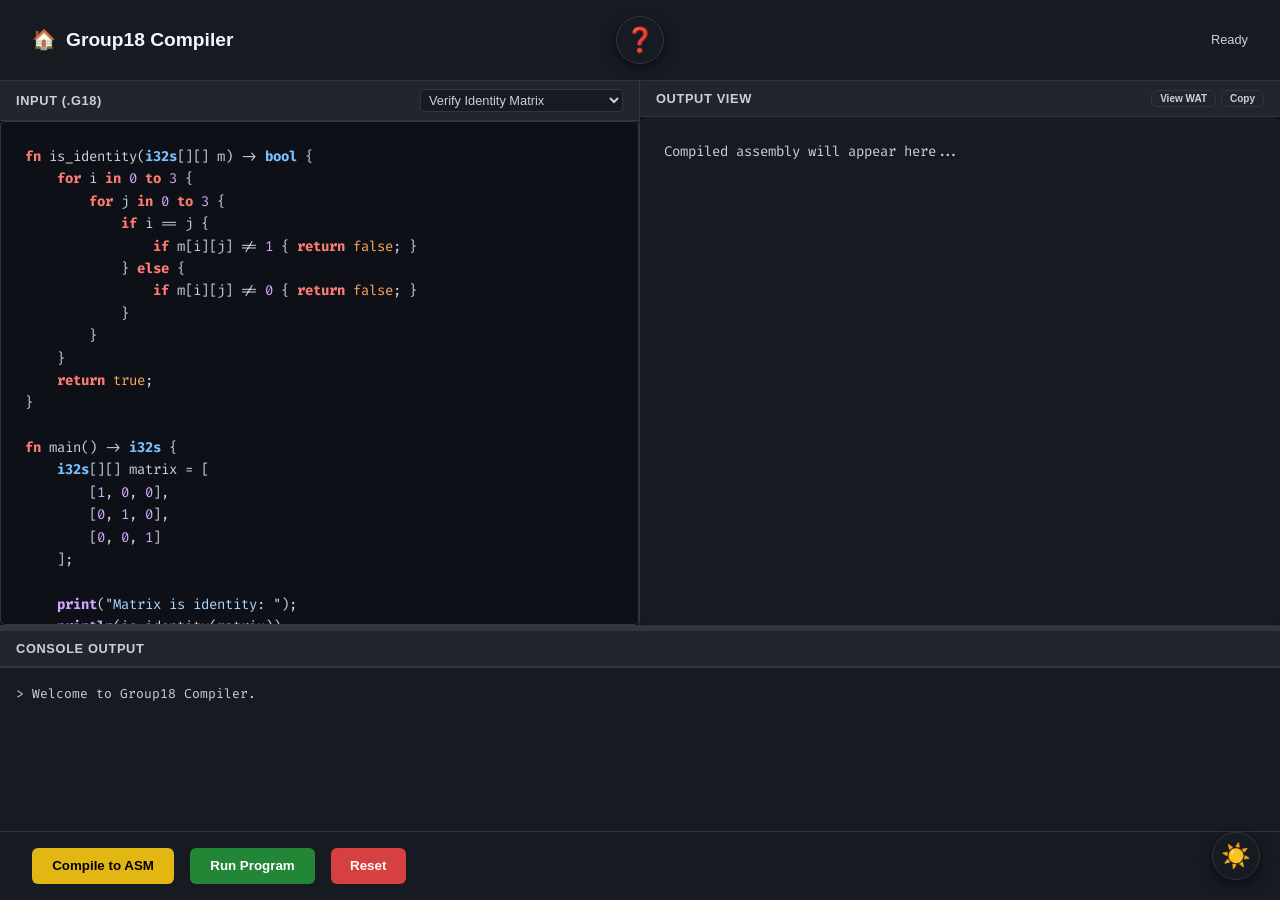
<file: g18_demo.html>
<!DOCTYPE html>
<html lang="en">

<head>
    <meta charset="UTF-8">
    <meta name="viewport" content="width=device-width, initial-scale=1.0">
    <title>Group18 Compiler | Online Demo</title>
    <link rel="preconnect" href="https://fonts.googleapis.com">
    <link rel="preconnect" href="https://fonts.gstatic.com" crossorigin>
    <link
        href="https://fonts.googleapis.com/css2?family=Fira+Code:wght@400;500&family=Inter:wght@400;600;700&display=swap"
        rel="stylesheet">
    <link rel="stylesheet" href="stylesheets/styles.css">
    <link rel="icon" type="image/x-icon" href="assets/img/favicon.png">
    <style>
        /* Syntax color variables are now inherited from styles.css :root and .dark-mode */

        * {
            box-sizing: border-box;
            scrollbar-color: var(--border) transparent;
            scrollbar-width: thin;
        }

        body {
            margin: 0;
            padding: 0;
            /* Override styles.css padding */
            font-family: -apple-system, BlinkMacSystemFont, "Segoe UI", Roboto, "Helvetica Neue", Arial, sans-serif;
            background: var(--bg);
            color: var(--text);
            display: flex;
            flex-direction: column;
            height: 100vh;
            overflow: hidden;
            width: 100%;
            /* Ensure full width */
            max-width: none;
            /* Override styles.css wrapper limits if any applied to body, though they are usually on .wrapper */
        }

        header {
            width: 100%;
            position: static;
            float: none;
            padding: 1rem 2rem;
            background: var(--surface);
            border-bottom: 1px solid var(--border);
            display: grid;
            grid-template-columns: 1fr auto 1fr;
            align-items: center;
            flex-shrink: 0;
            height: auto;
        }

        header ul {
            /* Reset styles.css header ul if it conflicts, though we don't use ul here */
            display: none;
        }

        .logo {
            font-weight: 700;
            font-size: 1.2rem;
            color: var(--heading);
            display: flex;
            align-items: center;
            gap: 10px;
            justify-self: start;
        }

        .learn-btn {
            display: inline-flex;
            align-items: center;
            justify-content: center;
            width: 48px;
            height: 48px;
            border-radius: 50%;
            background: var(--surface);
            border: 1px solid var(--border);
            color: var(--text);
            font-size: 24px;
            text-decoration: none;
            cursor: pointer;
            box-shadow: 0 4px 12px var(--shadow);
            transition: all 0.3s ease;
            justify-self: center;
            line-height: 1;
        }

        .learn-btn:hover {
            transform: translateY(-2px);
            box-shadow: 0 6px 16px var(--shadow);
            border-color: var(--primary);
            /* subtle highlight on hover */
        }

        main {
            display: grid;
            grid-template-columns: 1fr 1fr;
            flex-grow: 1;
            overflow: hidden;
            border-bottom: 1px solid var(--border);
        }

        .output-container {
            height: 200px;
            min-height: 100px;
            max-height: 80vh;
            display: flex;
            flex-direction: column;
            background: var(--bg);
            flex-shrink: 0;
            position: relative;
        }

        .resize-handle {
            height: 5px;
            background: var(--border);
            cursor: ns-resize;
            width: 100%;
            flex-shrink: 0;
            transition: background 0.2s;
        }

        .resize-handle:hover,
        .resize-handle.active {
            background: var(--primary);
        }

        .console {
            flex-grow: 1;
            padding: 1rem;
            font-family: 'Fira Code', monospace;
            font-size: 13px;
            color: var(--code-text);
            overflow-y: auto;
            white-space: pre-wrap;
            border-top: 1px solid var(--border);
            background: var(--code-bg);
        }

        .pane {
            display: flex;
            flex-direction: column;
            border-right: 1px solid var(--border);
            overflow: hidden;
        }

        .pane-header {
            padding: 0.5rem 1rem;
            background: var(--surface-alt);
            border-bottom: 1px solid var(--border);
            display: flex;
            justify-content: space-between;
            align-items: center;
            font-size: 0.8rem;
            font-weight: 600;
            color: var(--text-dim);
            text-transform: uppercase;
            letter-spacing: 0.05em;
            flex-shrink: 0;
        }

        .pane-content {
            flex-grow: 1;
            overflow: hidden;
            position: relative;
            background: var(--bg);
        }

        /* Standardized Editor Layers */
        .editor-container {
            position: relative;
            width: 100%;
            height: 100%;
            background: var(--bg);
        }

        #editor-textarea,
        #editor-highlight {
            position: absolute;
            top: 0;
            left: 0;
            width: 100%;
            height: 100%;
            margin: 0;
            padding: 1.5rem;
            font-family: 'Fira Code', 'Cascadia Code', monospace;
            font-size: 14px;
            line-height: 1.6;
            white-space: pre;
            word-wrap: normal;
            overflow: auto;
            tab-size: 4;
            letter-spacing: normal;
            font-variant-ligatures: normal;
        }

        #editor-textarea {
            background: transparent;
            color: transparent;
            caret-color: var(--code-text);
            z-index: 2;
            resize: none;
            border: none;
            outline: none;
        }

        #editor-highlight {
            z-index: 1;
            color: var(--code-text);
            pointer-events: none;
            background: transparent;
        }

        /* Syntax Colors - Adjusted for Light Theme */
        .hl-kw {
            color: var(--syn-kw);
            font-weight: bold;
        }

        .hl-type {
            color: var(--syn-type);
            font-weight: bold;
        }

        .hl-str {
            color: var(--syn-str);
        }

        .hl-num {
            color: var(--syn-num);
        }

        .hl-atom {
            color: var(--syn-atom);
        }

        .hl-cmt {
            color: var(--syn-comment);
            font-style: italic;
        }

        .hl-fn {
            color: var(--syn-fn);
            font-weight: bold;
        }

        pre#output {
            margin: 0;
            padding: 1.5rem;
            color: var(--code-text);
            font-family: 'Fira Code', monospace;
            font-size: 14px;
            line-height: 1.6;
            white-space: pre;
            overflow: auto;
            height: 100%;
            width: 100%;
            background: var(--code-bg);
            /* Use code background */
            border: none;
            /* Remove border from styles.css pre */
        }

        .controls {
            padding: 1rem 2rem;
            background: var(--surface);
            border-top: 1px solid var(--border);
            display: flex;
            gap: 1rem;
            flex-shrink: 0;
        }

        button {
            padding: 0.6rem 1.2rem;
            border-radius: 6px;
            border: 1px solid transparent;
            font-weight: 600;
            cursor: pointer;
            transition: all 0.2s;
            display: inline-flex;
            align-items: center;
            justify-content: center;
            font-family: inherit;
        }

        .btn-primary {
            background: #238636;
            /* Green for Run */
            color: #fff;
        }

        .btn-primary:active {
            background: #1a6328;
        }

        .btn-run {
            background: #e2b714;
            /* Yellow for Compile */
            color: #000;
        }

        .btn-run:active {
            background: #c5a012;
        }

        .btn-secondary {
            background: var(--surface-alt);
            border: 1px solid var(--border);
            color: var(--text);
        }

        .btn-secondary:hover {
            background: var(--border);
        }

        /* Specific overrides */
        #compile-btn {
            background: #e2b714;
            /* Yellow */
            color: #000;
        }

        #compile-btn:active {
            background: #c5a012;
        }

        #run-btn {
            background: #238636;
            /* Green */
            color: #fff;
        }

        #run-btn:active {
            background: #1a6328;
        }

        #reset-btn {
            /* Will attach btn-secondary class but maybe a specific color if desired, currently using secondary */
            background: #d64040;
            /* Reddish for reset? User just said "different base color" */
            color: #fff;
            border: none;
        }

        #reset-btn:hover {
            background: #b53535;
        }

        button:hover {
            opacity: 0.9;
            transform: translateY(-1px);
            box-shadow: 0 4px 12px var(--shadow);
        }

        .status {
            font-size: 0.8rem;
            color: var(--text-dim);
            /* Remove margin-left: auto so we rely on space-between */
            align-self: center;
            justify-self: end;
        }

        /* Dropdown styling */
        /* Dropdown styling */
        select {
            background: var(--surface) !important;
            color: var(--text) !important;
            border: 1px solid var(--border) !important;
            cursor: pointer;
        }

        select:hover {
            border-color: var(--primary) !important;
        }

        @media (max-width: 768px) {
            body {
                height: auto;
                overflow-y: auto;
                display: block;
            }

            header {
                grid-template-columns: 1fr;
                grid-gap: 15px;
                padding: 1rem;
                height: auto;
            }

            .logo {
                width: 100%;
                justify-content: center;
                justify-self: center;
            }

            .learn-btn {
                justify-self: center;
            }

            .status {
                justify-self: center;
            }

            main {
                display: block;
                height: auto;
                overflow: visible;
                border-bottom: none;
            }

            .pane {
                height: 50vh;
                min-height: 400px;
                width: 100%;
                border-right: none;
                border-bottom: 1px solid var(--border);
            }

            .resize-handle {
                display: none;
            }

            .output-container {
                height: 300px;
                max-height: none;
                flex-shrink: 0;
            }

            .controls {
                position: sticky;
                bottom: 0;
                z-index: 100;
                flex-wrap: wrap;
                justify-content: center;
                box-shadow: 0 -4px 12px rgba(0, 0, 0, 0.1);
            }

            #theme-toggle {
                bottom: 80px;
            }
        }
    </style>
</head>

<body>
    <header>
        <div class="logo">
            <a href="index.html" style="text-decoration: none; font-size: 1.2rem;" aria-label="Home">🏠</a>
            Group18 Compiler
        </div>
        <a href="g18_docs.html" target="_blank" class="learn-btn" aria-label="Documentation">❓</a>
        <div class="status" id="status">WASM Loading...</div>
    </header>

    <main>
        <div class="pane">
            <div class="pane-header">
                Input (.g18)
                <select id="example-select"
                    style="border-radius: 4px; padding: 2px 4px; font-size: 0.8rem; margin-left: 10px;">
                    <option value="Verify Identity Matrix">Verify Identity Matrix</option>
                    <option value="Fibonacci and Number Theory">Fibonacci and Number Theory</option>
                    <option value="Matrix Operations Suite">Matrix Operations Suite</option>
                    <option value="Searching and Sorting">Searching and Sorting</option>
                    <option value="String Processing">String Processing</option>
                </select>
            </div>
            <div class="pane-content">
                <div class="editor-container">
                    <pre id="editor-highlight" aria-hidden="true"></pre>
                    <textarea id="editor-textarea" spellcheck="false" autocomplete="off"></textarea>
                </div>
            </div>
        </div>
        <div class="pane" style="border-right: none;">
            <div class="pane-header">
                Output View
                <div style="display: flex; gap: 5px;">
                    <button class="btn-secondary" style="padding: 2px 8px; font-size: 10px;" id="toggle-view">View
                        WAT</button>
                    <button class="btn-secondary" style="padding: 2px 8px; font-size: 10px;"
                        onclick="copyOutput()">Copy</button>
                </div>
            </div>
            <div class="pane-content">
                <pre id="output">Compiled assembly will appear here...</pre>
            </div>
        </div>
    </main>

    <div class="resize-handle" id="resize-handle"></div>
    <div class="output-container" id="output-container">
        <div class="pane-header">Console Output</div>
        <div class="console" id="console">> Welcome to Group18 Compiler.</div>
    </div>

    <div class="controls">
        <button class="btn-primary" id="compile-btn">Compile to ASM</button>
        <button class="btn-run" id="run-btn">Run Program</button>
        <button class="btn-secondary" id="reset-btn" onclick="resetCode()">Reset</button>
    </div>

    <button id="theme-toggle" aria-label="Toggle dark mode">🌙</button>

    <script type="module">
        import init, { compile_g18, compile_wat_g18, compile_wasm_g18 } from './pkg/Group18.js';

        const textarea = document.getElementById('editor-textarea');
        const highlight = document.getElementById('editor-highlight');
        const outputArea = document.getElementById('output');
        const consoleArea = document.getElementById('console');
        const compileBtn = document.getElementById('compile-btn');
        const runBtn = document.getElementById('run-btn');
        const toggleBtn = document.getElementById('toggle-view');

        // Theme Toggle Logic
        const themeBtn = document.getElementById('theme-toggle');
        const body = document.body;

        // Check local storage (default to dark)
        if (localStorage.getItem('theme') !== 'light') {
            body.classList.add('dark-mode');
            themeBtn.textContent = '☀️';
        }

        themeBtn.addEventListener('click', () => {
            body.classList.toggle('dark-mode');

            if (body.classList.contains('dark-mode')) {
                localStorage.setItem('theme', 'dark');
                themeBtn.textContent = '☀️';
            } else {
                localStorage.setItem('theme', 'light');
                themeBtn.textContent = '🌙';
            }
        });

        // Console Resize Logic
        const handle = document.getElementById('resize-handle');
        const outputContainer = document.getElementById('output-container');
        let isResizing = false;

        handle.addEventListener('mousedown', (e) => {
            isResizing = true;
            handle.classList.add('active');
            document.body.style.cursor = 'ns-resize';
            e.preventDefault(); // Prevent text selection
        });

        document.addEventListener('mousemove', (e) => {
            if (!isResizing) return;
            const containerHeight = window.innerHeight - e.clientY;
            // Enforce min/max constraints
            if (containerHeight > 100 && containerHeight < (window.innerHeight - 100)) {
                outputContainer.style.height = `${containerHeight}px`;
            }
        });

        document.addEventListener('mouseup', () => {
            if (isResizing) {
                isResizing = false;
                handle.classList.remove('active');
                document.body.style.cursor = '';
            }
        });

        let currentView = 'asm';
        let moduleMemory = null;

        const examplePrograms = {
            "Verify Identity Matrix": `fn is_identity(i32s[][] m) -> bool {
    for i in 0 to 3 {
        for j in 0 to 3 {
            if i == j {
                if m[i][j] != 1 { return false; }
            } else {
                if m[i][j] != 0 { return false; }
            }
        }
    }
    return true;
}

fn main() -> i32s {
    i32s[][] matrix = [
        [1, 0, 0],
        [0, 1, 0],
        [0, 0, 1]
    ];

    print("Matrix is identity: ");
    println(is_identity(matrix));

    return 0;
}
`,
            "Fibonacci and Number Theory": `fn fibonacci() -> i32s[] {
    i32s[] fib = [0, 1, 0, 0, 0, 0, 0, 0, 0, 0, 
                  0, 0, 0, 0, 0, 0, 0, 0, 0, 0];
    
    for i in 2 to 20 {
        fib[i] = fib[i - 1] + fib[i - 2];
    }
    
    return fib;
}

fn is_fibonacci(i32s num, i32s[] fib_seq) -> bool {
    for i in 0 to 20 {
        if fib_seq[i] == num {
            return true;
        }
        if fib_seq[i] > num {
            return false;
        }
    }
    return false;
}

fn sum_of_divisors(i32s n) -> i32s {
    i32s sum = 0;
    for i in 1 to n {
        i32s quotient = n / i;
        i32s product = quotient * i;
        if product == n {
            sum = sum + i;
        }
    }
    return sum;
}

fn is_perfect_number(i32s n) -> bool {
    i32s sum = sum_of_divisors(n);
    if sum == n {
        return true;
    }
    return false;
}

fn gcd(i32s a, i32s b) -> i32s {
    for i in 0 to 1000 {
        if b == 0 {
            return a;
        }
        i32s temp = b;
        i32s quotient = a / b;
        b = a - (quotient * b);
        a = temp;
    }
    return a;
}

fn main() -> i32s {
    println("Fibonacci sequence up to 20:");
    i32s[] fib_nums = fibonacci();
    
    for i in 0 to 20 {
        print(fib_nums[i]);
        print("   ");
    }
    println("");
    println("");
    
    print("Testing if 13 is a Fibonacci number: ");
    println(is_fibonacci(13, fib_nums));
    
    println("");

    print("Testing if 14 is a Fibonacci number: ");
    println(is_fibonacci(14, fib_nums));

    println("");
    
    println("Perfect numbers up to 30:");
    for i in 1 to 30 {
        if is_perfect_number(i) {
            print(i);
            print("   ");
        }
    }
    println("");
    println("");
    
    print("GCD of 48 and 18: ");
    println(gcd(48, 18));
    
    println("");

    print("GCD of 100 and 35: ");
    println(gcd(100, 35));
    
    return 0;
}
`,
            "Matrix Operations Suite": `fn matrix_multiply(f32s[][] a, f32s[][] b, i32s n) -> f32s[][] {
    f32s[][] result = [
        [0.0, 0.0, 0.0],
        [0.0, 0.0, 0.0],
        [0.0, 0.0, 0.0]
    ];
    
    for i in 0 to n {
        f32s[] row = [0.0, 0.0, 0.0];
        for j in 0 to n {
            f32s sum = 0.0;
            for k in 0 to n {
                sum = sum + (a[i][k] * b[k][j]);
            }
            row[j] = sum;
        }
        result[i] = row;
    }
    
    return result;
}

fn matrix_transpose(f32s[][] m, i32s n) -> f32s[][] {
    f32s[][] result = [
        [0.0, 0.0, 0.0],
        [0.0, 0.0, 0.0],
        [0.0, 0.0, 0.0]
    ];
    
    for i in 0 to n {
        f32s[] row = [0.0, 0.0, 0.0];
        for j in 0 to n {
            row[j] = m[j][i];
        }
        result[i] = row;
    }
    
    return result;
}

fn is_symmetric(f32s[][] m, i32s n) -> bool {
    for i in 0 to n {
        for j in 0 to n {
            f32s diff = m[i][j] - m[j][i];
            if diff > 0.001 {
                return false;
            }
            if diff < -0.001 {
                return false;
            }
        }
    }
    return true;
}

fn matrix_trace(f32s[][] m, i32s n) -> f32s {
    f32s trace = 0.0;
    for i in 0 to n {
        trace = trace + m[i][i];
    }
    return trace;
}

fn matrix_max(f32s[][] m, i32s n) -> f32s {
    f32s max = m[0][0];
    for i in 0 to n {
        for j in 0 to n {
            if m[i][j] > max {
                max = m[i][j];
            }
        }
    }
    return max;
}

fn compare_matrices(f32s[][] a, f32s[][] b, i32s n) -> bool {
    for i in 0 to n {
        for j in 0 to n {
            if a[i][j] != b[i][j] {
                return false;
            }
        }
    }
    return true;
}

fn main() -> i32s {
    i32s size = 3;
    
    f32s[][] mat_a = [
        [1.5, 2.0, 3.0],
        [4.0, 5.5, 6.0],
        [7.0, 8.0, 9.5]
    ];
    
    f32s[][] mat_b = [
        [1.0, 0.0, 0.0],
        [0.0, 1.0, 0.0],
        [0.0, 0.0, 1.0]
    ];
    
    println("Testing matrix operations:");
    
    f32s[][] product = matrix_multiply(mat_a, mat_b, size);
    print("Matrix A * Identity = A: ");
    println(compare_matrices(product, mat_a, size));
    
    f32s[][] transposed = matrix_transpose(mat_b, size);
    print("Identity is symmetric: ");
    println(is_symmetric(transposed, size));
    
    f32s trace = matrix_trace(mat_a, size);
    print("Trace of matrix A: ");
    println(trace);
    
    f32s max_val = matrix_max(mat_a, size);
    print("Maximum value in matrix A: ");
    println(max_val);
    
    if max_val > 9.0 {
        if max_val <= 10.0 {
            println("Max is between 9 and 10");
        }
    } else {
        println("Max is 9 or less");
    }
    
    return 0;
}
`
            ,
            "String Processing": `fn count_char(char[] text, i32s len, char target) -> i32s {
    i32s count = 0;
    for i in 0 to len {
        if text[i] == target {
            count = count + 1;
        }
    }
    return count;
}

fn find_first(char[] text, i32s len, char target) -> i32s {
    for i in 0 to len {
        if text[i] == target {
            return i;
        }
    }
    return -1;
}

fn find_last(char[] text, i32s len, char target) -> i32s {
    i32s last = -1;
    for i in 0 to len {
        if text[i] == target {
            last = i;
        }
    }
    return last;
}

fn reverse_string(char[] text, i32s len) -> char[] {
    char[] result = ['x', 'x', 'x', 'x', 'x', 'x', 'x', 'x', 'x', 'x',
                     'x', 'x', 'x', 'x', 'x', 'x', 'x', 'x', 'x', 'x'];
    for i in 0 to len {
        result[i] = text[len - 1 - i];
    }
    return result;
}

fn is_palindrome(char[] text, i32s len) -> bool {
    i32s half = len / 2;
    for i in 0 to half {
        if text[i] != text[len - 1 - i] {
            return false;
        }
    }
    return true;
}

fn strings_equal(char[] str1, char[] str2, i32s len) -> bool {
    for i in 0 to len {
        if str1[i] != str2[i] {
            return false;
        }
    }
    return true;
}

fn copy_substring(char[] source, i32s start, i32s end) -> char[] {
    char[] result = ['x', 'x', 'x', 'x', 'x', 'x', 'x', 'x', 'x', 'x'];
    i32s index = 0;
    for i in start to end {
        result[index] = source[i];
        index = index + 1;
    }
    return result;
}

fn replace_char(char[] text, i32s len, char old, char new) -> char[] {
    char[] result = ['x', 'x', 'x', 'x', 'x', 'x', 'x', 'x', 'x', 'x',
                     'x', 'x', 'x', 'x', 'x', 'x', 'x', 'x', 'x', 'x'];
    for i in 0 to len {
        if text[i] == old {
            result[i] = new;
        } else {
            result[i] = text[i];
        }
    }
    return result;
}

fn main() -> i32s {
    char[] word1 = ['r', 'a', 'c', 'e', 'c', 'a', 'r'];
    i32s len1 = 7;
    
    println("Testing: racecar");
    println("");
    
    print("Is palindrome: ");
    println(is_palindrome(word1, len1));
    
    println("");
    
    print("Count of 'a': ");
    println(count_char(word1, len1, 'a'));
    
    println("");
    
    print("Count of 'c': ");
    println(count_char(word1, len1, 'c'));
    
    println("");
    
    print("First occurrence of 'c': ");
    println(find_first(word1, len1, 'c'));
    
    println("");
    
    print("Last occurrence of 'c': ");
    println(find_last(word1, len1, 'c'));
    
    println("");
    
    char[] reversed = reverse_string(word1, len1);
    println("Reversed (should be same):");
    for i in 0 to len1 {
        print(reversed[i]);
    }
    println("");
    println("");
    
    print("Original equals reversed: ");
    println(strings_equal(word1, reversed, len1));
    
    println("");
    
    char[] word2 = ['h', 'e', 'l', 'l', 'o'];
    i32s len2 = 5;
    
    print("Is 'hello' a palindrome: ");
    println(is_palindrome(word2, len2));
    
    println("");
    
    char[] replaced = replace_char(word2, len2, 'l', 'p');
    println("Replace 'l' with 'p' in hello:");
    for i in 0 to len2 {
        print(replaced[i]);
    }
    println("");
    println("");
    
    char[] substring = copy_substring(word2, 1, 4);
    println("Substring from index 1 to 4:");
    for i in 0 to 3 {
        print(substring[i]);
    }
    println("");
    println("");
    
    return 0;
}
`
            ,
            "Searching and Sorting": `fn bubble_sort(i32s[] arr, i32s len) -> i32s[] {
    i32s[] result = [0, 0, 0, 0, 0, 0, 0, 0, 0, 0];
    for i in 0 to len {
        result[i] = arr[i];
    }
    
    for i in 0 to len {
        for j in 0 to len {
            if j < len - 1 {
                if result[j] > result[j + 1] {
                    i32s temp = result[j];
                    result[j] = result[j + 1];
                    result[j + 1] = temp;
                }
            }
        }
    }
    
    return result;
}

fn binary_search(i32s[] arr, i32s len, i32s target) -> i32s {
    i32s left = 0;
    i32s right = len - 1;
    
    for iter in 0 to 100 {
        if left > right {
            return -1;
        }
        
        i32s mid = (left + right) / 2;
        
        if arr[mid] == target {
            return mid;
        }
        
        if arr[mid] < target {
            left = mid + 1;
        } else {
            right = mid - 1;
        }
    }
    
    return -1;
}

fn find_min_max(i32s[] arr, i32s len) -> i32s[] {
    i32s[] result = [0, 0];
    i32s min = arr[0];
    i32s max = arr[0];
    
    for i in 1 to len {
        if arr[i] < min {
            min = arr[i];
        }
        if arr[i] > max {
            max = arr[i];
        }
    }
    
    result[0] = min;
    result[1] = max;
    return result;
}

fn calculate_mean(f32s[] arr, i32s len) -> f32s {
    f32s sum = 0.0;
    for i in 0 to len {
        sum = sum + arr[i];
    }
    f32s length = 0.0;
    for i in 0 to len {
        length = length + 1.0;
    }
    return sum / length;
}

fn count_in_range(i32s[] arr, i32s len, i32s low, i32s high) -> i32s {
    i32s count = 0;
    for i in 0 to len {
        if arr[i] >= low {
            if arr[i] <= high {
                count = count + 1;
            }
        }
    }
    return count;
}

fn main() -> i32s {
    i32s[] numbers = [64, 34, 25, 12, 22, 11, 90, 88, 45, 50];
    i32s len = 10;
    
    println("Original array:");
    for i in 0 to len {
        print(numbers[i]);
        print("   ");
    }
    println("");
    println("");
    
    i32s[] sorted = bubble_sort(numbers, len);
    println("Sorted array:");
    for i in 0 to len {
        print(sorted[i]);
        print("   ");
    }
    println("");
    println("");
    
    i32s[] min_max = find_min_max(numbers, len);
    print("Min value: ");
    println(min_max[0]);
    
    println("");
    
    print("Max value: ");
    println(min_max[1]);
    
    println("");
    
    i32s search_target = 45;
    i32s index = binary_search(sorted, len, search_target);
    print("Index of 45 in sorted array: ");
    println(index);
    
    println("");
    
    i32s not_found = binary_search(sorted, len, 999);
    print("Index of 999 (not in array): ");
    println(not_found);
    
    println("");
    
    i32s count = count_in_range(numbers, len, 20, 60);
    print("Count of numbers between 20 and 60: ");
    println(count);
    
    println("");
    
    f32s[] float_nums = [1.5, 2.5, 3.5, 4.5, 5.5];
    f32s mean = calculate_mean(float_nums, 5);
    print("Mean of float array: ");
    println(mean);
    
    return 0;
}
`
        };

        const initialCode = examplePrograms["Verify Identity Matrix"];

        // Robust Highlighting Logic
        function updateHighlight() {
            let code = textarea.value;
            // Escape HTML
            code = code.replace(/&/g, "&amp;").replace(/</g, "&lt;").replace(/>/g, "&gt;");

            // Syntax coloring
            code = code.replace(/\/\/.*$/gm, '<span class="hl-cmt">$&</span>');
            code = code.replace(/"([^"\\]|\\.)*"/g, '<span class="hl-str">$&</span>');
            code = code.replace(/'([^'\\]|\\.)*'/g, '<span class="hl-str">$&</span>');
            code = code.replace(/\b(fn|return|if|else|for|in|to|exit)\b/g, '<span class="hl-kw">$1</span>');
            code = code.replace(/\b(print)\b/g, '<span class="hl-fn">$1</span>');
            code = code.replace(/\b(println)\b/g, '<span class="hl-fn">$1</span>');
            code = code.replace(/\b(i32s|f32s|bool|char|string)\b/g, '<span class="hl-type">$1</span>');
            code = code.replace(/\b(true|false)\b/g, '<span class="hl-atom">$1</span>');
            code = code.replace(/\b\d+(\.\d+)?\b/g, '<span class="hl-num">$&</span>');

            highlight.innerHTML = code + (code.endsWith('\n') ? ' ' : '\n');
            syncScroll();
        }

        function syncScroll() {
            highlight.scrollTop = textarea.scrollTop;
            highlight.scrollLeft = textarea.scrollLeft;
        }

        textarea.addEventListener('input', updateHighlight);
        textarea.addEventListener('scroll', syncScroll);

        // Tab & Auto-indent
        textarea.addEventListener('keydown', e => {
            if (e.key === 'Tab') {
                e.preventDefault();
                const start = textarea.selectionStart;
                const end = textarea.selectionEnd;
                textarea.value = textarea.value.substring(0, start) + "    " + textarea.value.substring(end);
                textarea.selectionStart = textarea.selectionEnd = start + 4;
                updateHighlight();
            }
            if (e.key === 'Enter') {
                const start = textarea.selectionStart;
                const lines = textarea.value.substring(0, start).split('\n');
                const lastLine = lines[lines.length - 1];
                const indent = lastLine.match(/^\s*/)[0];
                const needsExtra = lastLine.trim().endsWith('{') ? '    ' : '';

                // Allow the newline to happen, then adjust
                setTimeout(() => {
                    const pos = textarea.selectionStart;
                    const before = textarea.value.substring(0, pos);
                    const after = textarea.value.substring(pos);
                    textarea.value = before + indent + needsExtra + after;
                    textarea.selectionStart = textarea.selectionEnd = pos + indent.length + needsExtra.length;
                    updateHighlight();
                }, 0);
            }
        });

        async function start() {
            try {
                await init();
                document.getElementById('status').textContent = "Ready";
            } catch (e) {
                document.getElementById('status').textContent = "Error Loading Library";
                console.error(e);
            }

            textarea.value = initialCode;
            updateHighlight();

            const runCompilation = () => {
                const code = textarea.value;
                const t0 = performance.now();
                try {
                    if (currentView === 'asm') {
                        outputArea.textContent = compile_g18(code);
                    } else {
                        outputArea.textContent = compile_wat_g18(code);
                    }
                    const t1 = performance.now();
                    document.getElementById('status').textContent = `Compiled in ${(t1 - t0).toFixed(1)}ms`;
                } catch (e) {
                    outputArea.textContent = "Compilation Error:\n" + e;
                }
            };

            compileBtn.onclick = () => {
                currentView = 'asm';
                runCompilation();
            };

            toggleBtn.onclick = () => {
                currentView = currentView === 'asm' ? 'wat' : 'asm';
                toggleBtn.textContent = currentView === 'asm' ? 'View WAT' : 'View ASM';
                runCompilation();
            };

            runBtn.onclick = async () => {
                consoleArea.textContent = "> Compiling and Running...\n";
                document.querySelector('.output-container').scrollIntoView({ behavior: 'smooth' });

                try {
                    const wasmBytes = compile_wasm_g18(textarea.value);
                    const importObject = {
                        env: {
                            // Updated: Remove + "\n" to let WASM control newlines
                            print_int: i => {
                                consoleArea.textContent += i;
                                consoleArea.scrollTop = consoleArea.scrollHeight;
                            },
                            print_str: ptr => {
                                if (!moduleMemory) return;
                                const view = new Uint8Array(moduleMemory.buffer, ptr);
                                let s = "";
                                for (let i = 0; view[i] !== 0; i++) s += String.fromCharCode(view[i]);
                                // Updated: Remove + "\n"
                                consoleArea.textContent += s;
                                consoleArea.scrollTop = consoleArea.scrollHeight;
                            },
                            // NEW: Add this function
                            print_float: f => {
                                consoleArea.textContent += f;
                                consoleArea.scrollTop = consoleArea.scrollHeight;
                            },
                            print_char: c => {
                                consoleArea.textContent += String.fromCharCode(c);
                                consoleArea.scrollTop = consoleArea.scrollHeight;
                            },
                            memory: new WebAssembly.Memory({ initial: 1 })
                        }
                    };
                    const { instance } = await WebAssembly.instantiate(wasmBytes, importObject);
                    moduleMemory = instance.exports.memory || importObject.env.memory;
                    if (instance.exports.main) {
                        const result = instance.exports.main();
                        consoleArea.textContent += `\n[Program exited with: ${result}]\n`;
                    }
                } catch (e) {
                    consoleArea.textContent += "Runtime Execution Error: " + e + "\n";
                }
            };
        }

        window.resetCode = () => {
            textarea.value = initialCode;
            updateHighlight();
        };

        window.copyOutput = () => {
            navigator.clipboard.writeText(outputArea.textContent).then(() => {
                const b = event.target;
                const old = b.textContent;
                b.textContent = "Copied!";
                setTimeout(() => b.textContent = old, 1500);
            });
        };

        const exampleSelect = document.getElementById('example-select');
        exampleSelect.addEventListener('change', (e) => {
            const selected = e.target.value;
            if (examplePrograms[selected]) {
                textarea.value = examplePrograms[selected];
                updateHighlight();
            }
        });

        start();
    </script>
</body>

</html>
</file>
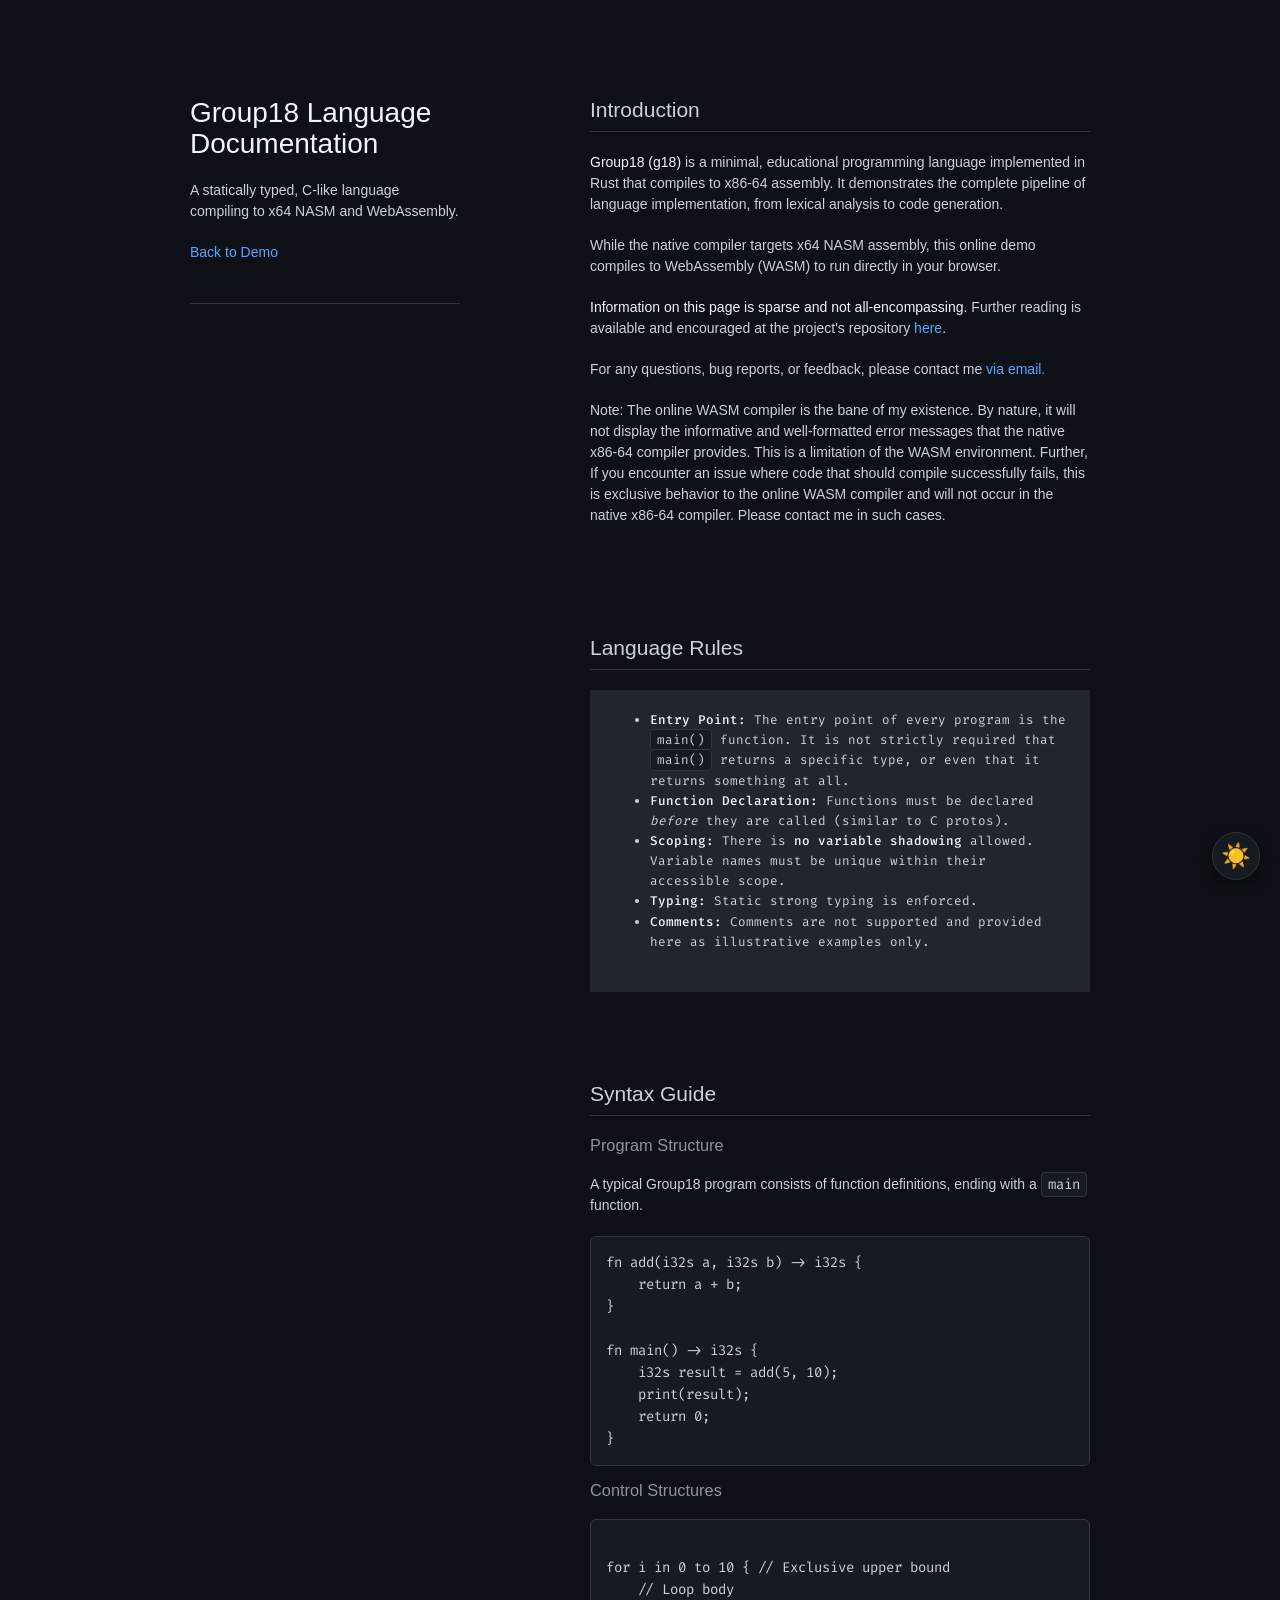
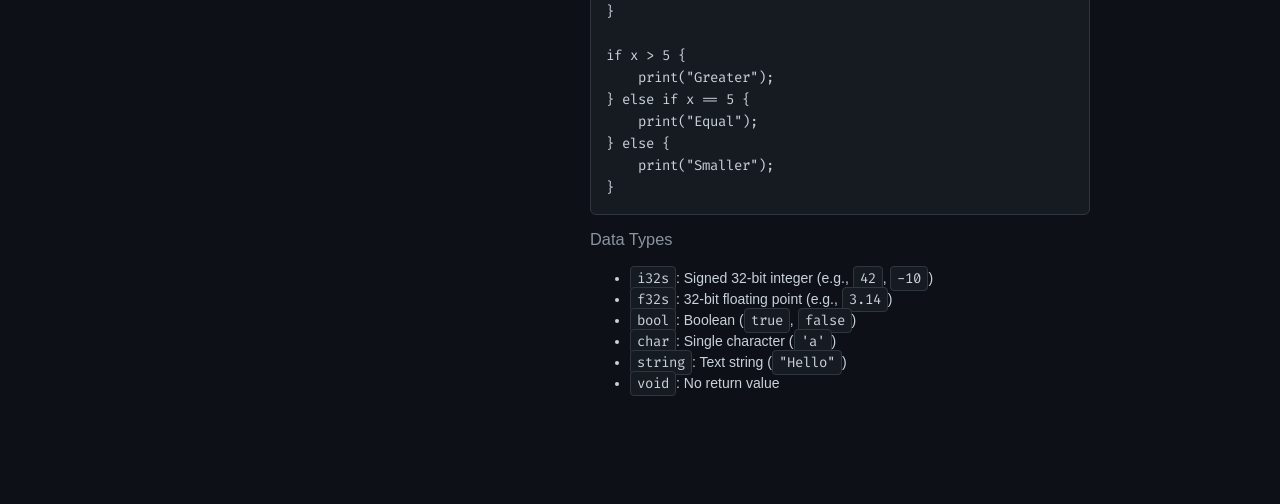
<file: g18_docs.html>
<!DOCTYPE html>
<html lang="en">

<head>
    <meta charset="UTF-8">
    <meta name="viewport" content="width=device-width, initial-scale=1.0">
    <title>Group18 Language Docs</title>
    <link rel="preconnect" href="https://fonts.googleapis.com">
    <link rel="preconnect" href="https://fonts.gstatic.com" crossorigin>
    <link
        href="https://fonts.googleapis.com/css2?family=Fira+Code:wght@400;500&family=Inter:wght@400;600;700&display=swap"
        rel="stylesheet">
    <link rel="stylesheet" href="stylesheets/styles.css">
    <link rel="icon" type="image/x-icon" href="assets/img/favicon.png">
    <style>
        body {
            /* Ensure persistent logic sets this, but defaults here */
            transition: background-color 0.3s ease, color 0.3s ease;
        }

        .docs-container {
            max-width: 900px;
            margin: 0 auto;
            padding: 40px 20px;
        }

        .docs-header {
            margin-bottom: 40px;
            border-bottom: 1px solid var(--border);
            padding-bottom: 20px;
        }

        .docs-section {
            margin-bottom: 40px;
        }

        .docs-section h2 {
            border-bottom: 1px solid var(--border);
            padding-bottom: 10px;
            margin-bottom: 20px;
        }

        code {
            background: var(--code-bg);
            padding: 2px 6px;
            border-radius: 4px;
            font-family: 'Fira Code', monospace;
            color: var(--code-text);
            border: 1px solid var(--border);
        }

        pre {
            background: var(--code-bg);
            padding: 15px;
            border-radius: 6px;
            border: 1px solid var(--border);
            overflow-x: auto;
            margin-bottom: 15px;
        }

        pre code {
            border: none;
            padding: 0;
            background: transparent;
        }

        .grammar-block {
            background: var(--surface-alt);
            padding: 20px;
            border-left: 4px solid var(--primary);
            font-family: 'Fira Code', monospace;
            font-size: 0.9em;
            line-height: 1.6;
        }
    </style>
</head>

<body>
    <div class="docs-container">
        <header class="docs-header">
            <h1>Group18 Language Documentation</h1>
            <p>A statically typed, C-like language compiling to x64 NASM and WebAssembly.</p>
            <p><a href="g18_demo.html">Back to Demo</a></p>
        </header>

        <section class="docs-section">
            <h2>Introduction</h2>
            <p><strong>Group18 (g18)</strong> is a minimal, educational programming language implemented in Rust that
                compiles to x86-64 assembly. It demonstrates the complete pipeline of language implementation, from
                lexical analysis to code generation.</p>
            <p>While the native compiler targets x64 NASM assembly, this online demo compiles to WebAssembly (WASM) to
                run directly in your browser.</p>
            <p><strong>Information on this page is sparse and not all-encompassing.</strong> Further reading is
                available and encouraged at the project's repository <a
                    href="https://github.com/blaiserettig/Group18">here</a>.</p>
                    <p>For any questions, bug reports, or feedback, please contact me <a href="mailto:blaiserettig@hotmail.com">via email.
                        </a></p>
            <p>Note: The online WASM compiler is the bane of my existence. By nature, it will not display the informative and well-formatted error messages that the native x86-64 compiler provides. This is a limitation of the WASM environment. Further, If you encounter an issue where code that should compile successfully fails, this is exclusive behavior to the online WASM compiler and will not occur in the native x86-64 compiler. Please contact me in such cases.</p>
        </section>

        <section class="docs-section">
            <h2>Language Rules</h2>
            <div class="grammar-block" style="border-left-color: var(--accent);">
                <ul>
                    <li><strong>Entry Point:</strong> The entry point of every program is the <code>main()</code>
                        function. It is not strictly required that <code>main()</code> returns a specific type, or even
                        that it returns something at all.</code></li>
                    <li><strong>Function Declaration:</strong> Functions must be declared <em>before</em> they are
                        called (similar to C protos).</li>
                    <li><strong>Scoping:</strong> There is <strong>no variable shadowing</strong> allowed. Variable
                        names must be unique within their accessible scope.</li>
                    <li><strong>Typing:</strong> Static strong typing is enforced.</li>
                    <li><strong>Comments:</strong> Comments are not supported and provided here as illustrative
                        examples only.</li>
                </ul>
            </div>
        </section>

        <section class="docs-section">
            <h2>Syntax Guide</h2>

            <h3>Program Structure</h3>
            <p>A typical Group18 program consists of function definitions, ending with a <code>main</code> function.</p>
            <pre><code>fn add(i32s a, i32s b) -> i32s {
    return a + b;
}

fn main() -> i32s {
    i32s result = add(5, 10);
    print(result);
    return 0;
}</code></pre>

            <h3>Control Structures</h3>
            <pre><code>
for i in 0 to 10 { // Exclusive upper bound
    // Loop body
}

if x > 5 {
    print("Greater");
} else if x == 5 {
    print("Equal");
} else {
    print("Smaller");
}</code></pre>

            <h3>Data Types</h3>
            <ul>
                <li><code>i32s</code>: Signed 32-bit integer (e.g., <code>42</code>, <code>-10</code>)</li>
                <li><code>f32s</code>: 32-bit floating point (e.g., <code>3.14</code>)</li>
                <li><code>bool</code>: Boolean (<code>true</code>, <code>false</code>)</li>
                <li><code>char</code>: Single character (<code>'a'</code>)</li>
                <li><code>string</code>: Text string (<code>"Hello"</code>)</li>
                <li><code>void</code>: No return value</li>
            </ul>
        </section>
    </div>

    <button id="theme-toggle" aria-label="Toggle dark mode">🌙</button>

    <script>
        const themeBtn = document.getElementById('theme-toggle');
        const body = document.body;

        // Initial Theme Check (default to dark)
        if (localStorage.getItem('theme') !== 'light') {
            body.classList.add('dark-mode');
            themeBtn.textContent = '☀️';
        }

        themeBtn.addEventListener('click', () => {
            body.classList.toggle('dark-mode');

            if (body.classList.contains('dark-mode')) {
                localStorage.setItem('theme', 'dark');
                themeBtn.textContent = '☀️';
            } else {
                localStorage.setItem('theme', 'light');
                themeBtn.textContent = '🌙';
            }
        });
    </script>
</body>

</html>
</file>
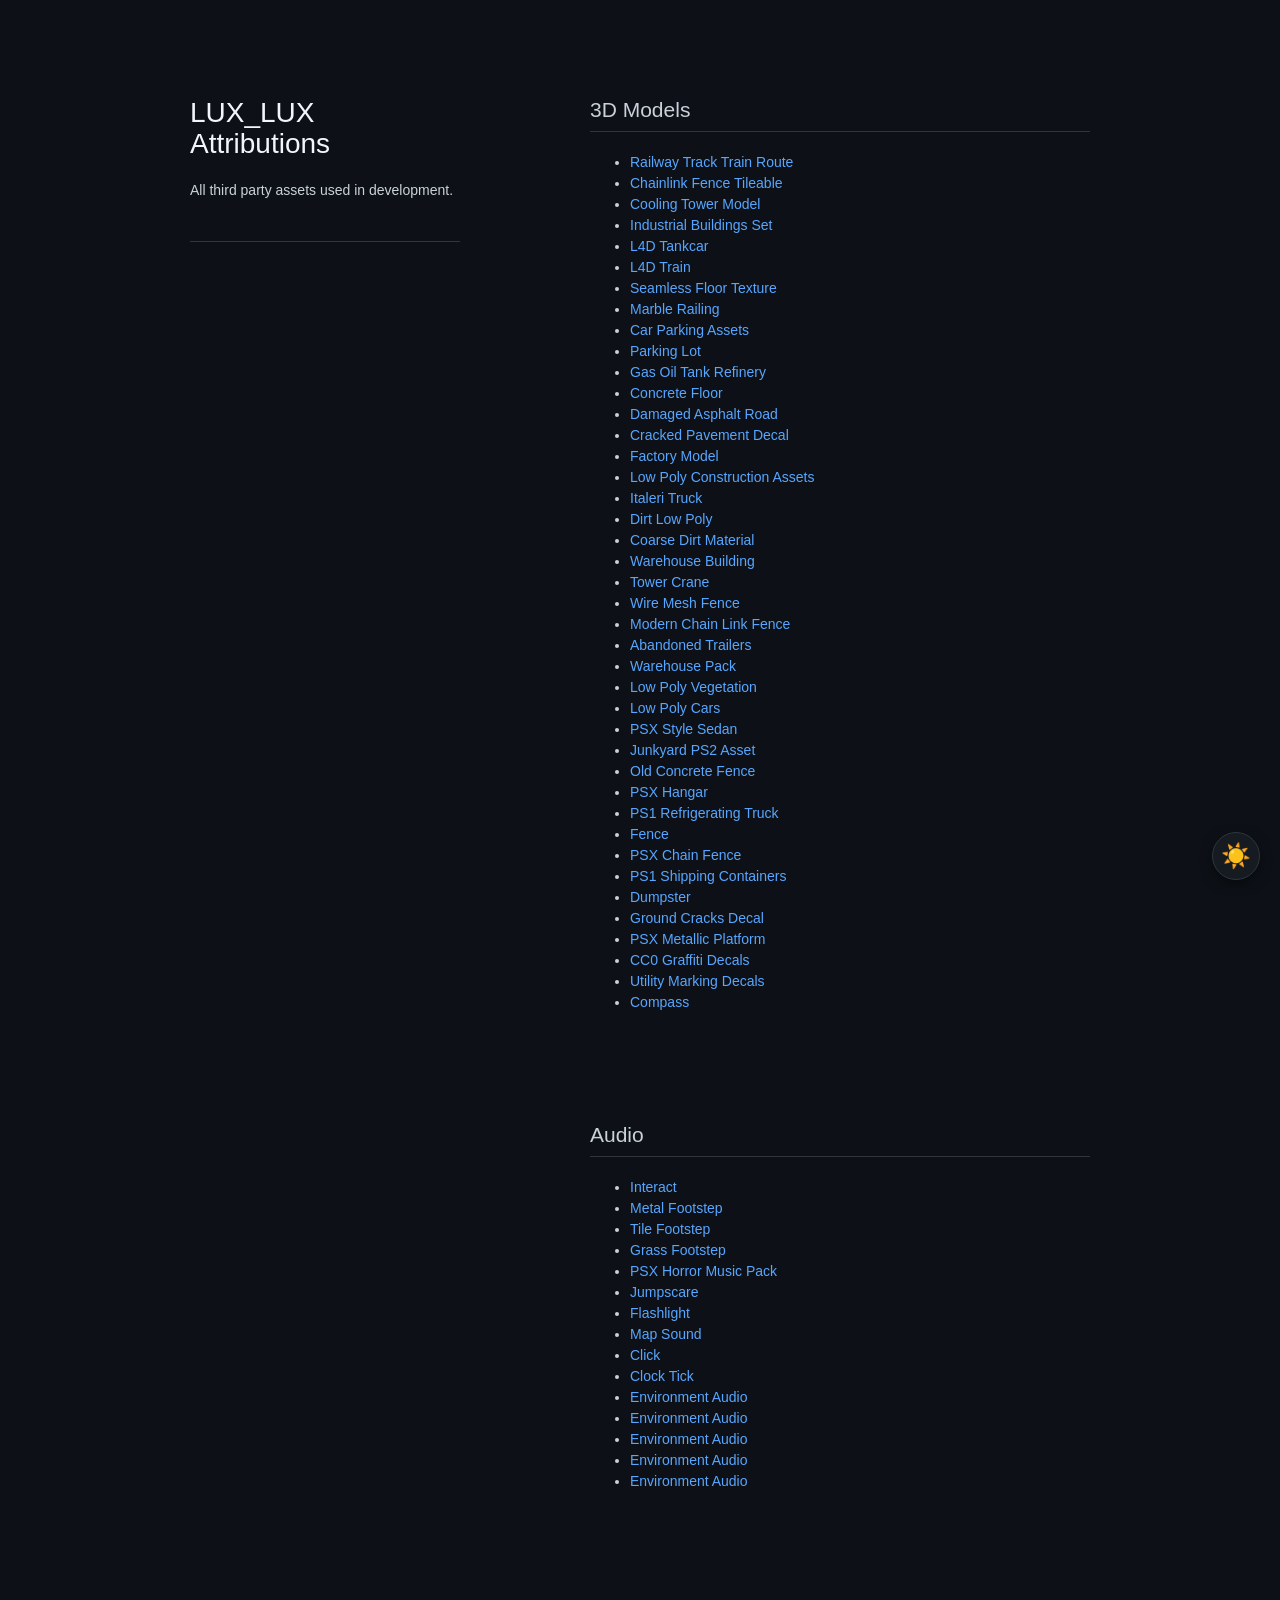
<file: lux_lux_attributions.html>
<!DOCTYPE html>
<html lang="en">

<head>
    <meta charset="UTF-8">
    <meta name="viewport" content="width=device-width, initial-scale=1.0">
    <title>LUX_LUX Attributions</title>
    <link rel="preconnect" href="https://fonts.googleapis.com">
    <link rel="preconnect" href="https://fonts.gstatic.com" crossorigin>
    <link
        href="https://fonts.googleapis.com/css2?family=Fira+Code:wght@400;500&family=Inter:wght@400;600;700&display=swap"
        rel="stylesheet">
    <link rel="stylesheet" href="stylesheets/styles.css">
    <link rel="icon" type="image/x-icon" href="assets/img/favicon.png">
    <style>
        body {
            /* Ensure persistent logic sets this, but defaults here */
            transition: background-color 0.3s ease, color 0.3s ease;
        }

        .docs-container {
            max-width: 900px;
            margin: 0 auto;
            padding: 40px 20px;
        }

        .docs-header {
            margin-bottom: 40px;
            border-bottom: 1px solid var(--border);
            padding-bottom: 20px;
        }

        .docs-section {
            margin-bottom: 40px;
        }

        .docs-section h2 {
            border-bottom: 1px solid var(--border);
            padding-bottom: 10px;
            margin-bottom: 20px;
        }

        code {
            background: var(--code-bg);
            padding: 2px 6px;
            border-radius: 4px;
            font-family: 'Fira Code', monospace;
            color: var(--code-text);
            border: 1px solid var(--border);
        }

        pre {
            background: var(--code-bg);
            padding: 15px;
            border-radius: 6px;
            border: 1px solid var(--border);
            overflow-x: auto;
            margin-bottom: 15px;
        }

        pre code {
            border: none;
            padding: 0;
            background: transparent;
        }

        .grammar-block {
            background: var(--surface-alt);
            padding: 20px;
            border-left: 4px solid var(--primary);
            font-family: 'Fira Code', monospace;
            font-size: 0.9em;
            line-height: 1.6;
        }
    </style>
</head>

<body>
    <div class="docs-container">
        <header class="docs-header">
            <h1>LUX_LUX Attributions</h1>
            <p>All third party assets used in development.</p>
        </header>

        <section class="docs-section">
            <h2>3D Models</h2>
            <ul class="attribution-list">
                <li><a href="https://sketchfab.com/3d-models/railway-track-train-route-railway-parts-rail-ff61d3a223af4ee3b1e67bbc9c52dbe9" target="_blank">Railway Track Train Route</a></li>
                <li><a href="https://sketchfab.com/3d-models/chainlink-fence-tileable-397735ac4f5b4ac9a4b582576315d065" target="_blank">Chainlink Fence Tileable</a></li>
                <li><a href="https://sketchfab.com/3d-models/cooling-tower-model-5e9b609c353f433498e66920cf5e688d" target="_blank">Cooling Tower Model</a></li>
                <li><a href="https://sketchfab.com/3d-models/industrial-buildings-set-low-poly-models-e0b0d0342be24e6c923319991a2a4d3d" target="_blank">Industrial Buildings Set</a></li>
                <li><a href="https://sketchfab.com/3d-models/l4d-tankcar-ebc9b0c4b2b64eb1a64a7c1ec8d9128f" target="_blank">L4D Tankcar</a></li>
                <li><a href="https://sketchfab.com/3d-models/l4d-train-a9a70a7ec2fa45a9a083b0f1b78d37c5" target="_blank">L4D Train</a></li>
                <li><a href="https://sketchfab.com/3d-models/seamless-floor-tiled-texture-iv-a2107c49d41544b09659530021aa9cf0" target="_blank">Seamless Floor Texture</a></li>
                <li><a href="https://sketchfab.com/3d-models/marble-railing-375578794fd74f499b9d51e6fc90d8f3" target="_blank">Marble Railing</a></li>
                <li><a href="https://sketchfab.com/3d-models/car-parking-game-ready-assets-90ed1ac3d49243bab9078c8c2d18aa9f" target="_blank">Car Parking Assets</a></li>
                <li><a href="https://sketchfab.com/3d-models/parking-lot-80e54d8326ea4646949961e8ada35518" target="_blank">Parking Lot</a></li>
                <li><a href="https://sketchfab.com/3d-models/gas-oil-tank-refinery-storage-f386d1acb6eb4e8dbdd6fa19d2ce801e" target="_blank">Gas Oil Tank Refinery</a></li>
                <li><a href="https://sketchfab.com/3d-models/floor-concrete-da0bf33a0e2c4a1da947e490b80422c1" target="_blank">Concrete Floor</a></li>
                <li><a href="https://sketchfab.com/3d-models/damaged-rough-dirty-asphalt-road-with-cracks-ab422881d7dd48b7b60fce036cdd179c" target="_blank">Damaged Asphalt Road</a></li>
                <li><a href="https://sketchfab.com/3d-models/cracked-pavement-decal-e9ca7339b35d4483b256778e0cd46d2c" target="_blank">Cracked Pavement Decal</a></li>
                <li><a href="https://sketchfab.com/3d-models/factory-3d-model-e723f4fe48ec4b9da52ec6e4a442286b" target="_blank">Factory Model</a></li>
                <li><a href="https://sketchfab.com/3d-models/low-poly-construction-assets-5c134526af464b5389f6c8a29fddeaff" target="_blank">Low Poly Construction Assets</a></li>
                <li><a href="https://sketchfab.com/3d-models/italeri-truck-efdce2d230764de599cd574f5a20b55c" target="_blank">Italeri Truck</a></li>
                <li><a href="https://sketchfab.com/3d-models/dirt-low-poly-with-normal-map-202650ee16534968b7d220c2c22c5ae2" target="_blank">Dirt Low Poly</a></li>
                <li><a href="https://sketchfab.com/3d-models/coarse-dirt-material-65da26b626e24f3c86b66b77b08a69a2" target="_blank">Coarse Dirt Material</a></li>
                <li><a href="https://sketchfab.com/3d-models/warehouse-building-construction-site-87cf6d4875f7415f847eab4b9c1dfbf2" target="_blank">Warehouse Building</a></li>
                <li><a href="https://sketchfab.com/3d-models/tower-crane-49851dc7a51b43bda6aea06856c26a85" target="_blank">Tower Crane</a></li>
                <li><a href="https://sketchfab.com/3d-models/wire-mesh-fence-low-poly-21e5a71a8bdf479398bbaf27856a4420" target="_blank">Wire Mesh Fence</a></li>
                <li><a href="https://www.cgtrader.com/free-3d-print-models/games-toys/game-accessories/modern-chain-link-fence" target="_blank">Modern Chain Link Fence</a></li>
                <li><a href="https://sketchfab.com/3d-models/abandoned-trailers-516e2f965a6e4ef0b80204da0afb20ec#download" target="_blank">Abandoned Trailers</a></li>
                <li><a href="https://sketchfab.com/3d-models/pack-realistic-3-warehouse-320c272513a94c0482dbb3c4e79d61f5" target="_blank">Warehouse Pack</a></li>
                <li><a href="https://sketchfab.com/3d-models/low-poly-vegetation-patch-7ebbe6e318ee459099b3711d7157b69b" target="_blank">Low Poly Vegetation</a></li>
                <li><a href="https://sketchfab.com/3d-models/low-poly-cars-a6052152abde4da1bb103f09eb1b8b7c" target="_blank">Low Poly Cars</a></li>
                <li><a href="https://sketchfab.com/3d-models/sedan-in-psx-style-6a8f7c1653c745aba3b1ece27c0537ed" target="_blank">PSX Style Sedan</a></li>
                <li><a href="https://sketchfab.com/3d-models/junkyard-ps2-asset-e09ffea5477741b4a653109d2fc18584" target="_blank">Junkyard PS2 Asset</a></li>
                <li><a href="https://sketchfab.com/3d-models/old-concrete-fence-lowpoly-566647e12d184c76acb550a5b145011e" target="_blank">Old Concrete Fence</a></li>
                <li><a href="https://sketchfab.com/3d-models/psxprop-hangar-18a42195bd024c00b067be1ca1177ae8" target="_blank">PSX Hangar</a></li>
                <li><a href="https://sketchfab.com/3d-models/ps1-style-refrigerating-truck-e675b681cac14e28bce3290afb32073f" target="_blank">PS1 Refrigerating Truck</a></li>
                <li><a href="https://sketchfab.com/3d-models/fence-ca320fe271a9482e9f974990f894c881" target="_blank">Fence</a></li>
                <li><a href="https://sketchfab.com/3d-models/psx-style-chain-fence-57d3e84f276d46c6b4bab1e502d9a4d5" target="_blank">PSX Chain Fence</a></li>
                <li><a href="https://sketchfab.com/3d-models/ps1-style-shipping-containers-asset-pack-1b6abdb6e8f5402f8a258df6b07ae7a9" target="_blank">PS1 Shipping Containers</a></li>
                <li><a href="https://sketchfab.com/3d-models/dumpster-337b3a4424b745699cda776545070e04" target="_blank">Dumpster</a></li>
                <li><a href="https://sketchfab.com/3d-models/decal-ground-cracks-game-ready-7a6990521d3a429a8178f3ea5ce00899" target="_blank">Ground Cracks Decal</a></li>
                <li><a href="https://sketchfab.com/3d-models/psx-metallic-platform-b9d814c2c6174d7bba3b10dc29b66b7b" target="_blank">PSX Metallic Platform</a></li>
                <li><a href="https://sketchfab.com/3d-models/cco-decal-graffiti-textures-4b3bc244cccf4acb8d402372d8ce1db0" target="_blank">CC0 Graffiti Decals</a></li>
                <li><a href="https://sketchfab.com/3d-models/utility-marking-decals-403987d8bd9c41c2a09edbf3aedbba4a" target="_blank">Utility Marking Decals</a></li>
                <li><a href="https://sketchfab.com/3d-models/compass-bf221d2c935a47728284af88ed33d0a3" target="_blank">Compass</a></li>
            </ul>
        </section>

        <section class="docs-section">
            <h2>Audio</h2>
            <ul class="attribution-list">
                <li><a href="https://freesound.org/people/BeezleFM/sounds/512138/" target="_blank">Interact</a></li>
                <li><a href="https://freesound.org/people/raceynovel/sounds/398554/" target="_blank">Metal Footstep</a></li>
                <li><a href="https://freesound.org/people/nuFF3/sounds/477357/" target="_blank">Tile Footstep</a></li>
                <li><a href="https://freesound.org/people/GiocoSound/sounds/421131/" target="_blank">Grass Footstep</a></li>
                <li><a href="https://therealswirls.itch.io/psx-horror-music" target="_blank">PSX Horror Music Pack</a></li>
                <li><a href="https://freesound.org/people/zombyKlr/sounds/712416/" target="_blank">Jumpscare</a></li>
                <li><a href="https://freesound.org/people/Rudmer_Rotteveel/sounds/502506/" target="_blank">Flashlight</a></li>
                <li><a href="https://freesound.org/people/tosha73/sounds/706504/" target="_blank">Map Sound</a></li>
                <li><a href="https://freesound.org/people/Cpfcfan10/sounds/797644/" target="_blank">Click</a></li>
                <li><a href="https://freesound.org/people/pbimal/sounds/534094/" target="_blank">Clock Tick</a></li>
                <li><a href="https://freesound.org/people/florianreichelt/sounds/453167/" target="_blank">Environment Audio</a></li>
                <li><a href="https://freesound.org/people/carlinmack/sounds/776348/" target="_blank">Environment Audio</a></li>
                <li><a href="https://freesound.org/people/Garuda1982/sounds/635183/" target="_blank">Environment Audio</a></li>
                <li><a href="https://freesound.org/people/RICHERlandTV/sounds/698929/" target="_blank">Environment Audio</a></li>
                <li><a href="https://freesound.org/people/Garuda1982/sounds/575231/" target="_blank">Environment Audio</a></li>
            </ul>
        </section>

    </div>

    <button id="theme-toggle" aria-label="Toggle dark mode">🌙</button>

    <script>
        const themeBtn = document.getElementById('theme-toggle');
        const body = document.body;

        // Initial Theme Check (default to dark)
        if (localStorage.getItem('theme') !== 'light') {
            body.classList.add('dark-mode');
            themeBtn.textContent = '☀️';
        }

        themeBtn.addEventListener('click', () => {
            body.classList.toggle('dark-mode');

            if (body.classList.contains('dark-mode')) {
                localStorage.setItem('theme', 'dark');
                themeBtn.textContent = '☀️';
            } else {
                localStorage.setItem('theme', 'light');
                themeBtn.textContent = '🌙';
            }
        });
    </script>
</body>

</html>
</file>
<file: stylesheets/styles.css>
:root {
  --bg: #ffffff;
  --text: #595959;
  --heading: #222;
  --heading-alt: #393939;
  --heading-sub: #494949;
  --link: #5d8fff;
  --link-hover: #31a1ae;
  --border: #e5e5e5;
  --code-bg: #f8f8f8;
  --code-text: #333;
  --surface: #fafafa;
  --surface-alt: #f4f4f4;
  --border-alt: #e0e0e0;
  --shadow: rgba(0, 0, 0, 0.1);
  --modal-bg: rgba(0, 0, 0, 0.7);
  --modal-content: #fff;

  /* Syntax Highlighting - Light */
  --syn-kw: #333333;
  --syn-type: #445588;
  --syn-str: #d14;
  --syn-num: #009999;
  --syn-atom: #008080;
  --syn-comment: #999988;
  --syn-fn: #990000;
}

body.dark-mode {
  --bg: #0d1117;
  --text: #c9d1d9;
  --heading: #f0f6fc;
  --heading-alt: #c9d1d9;
  --heading-sub: #8b949e;
  --link: #58a6ff;
  --link-hover: #79c0ff;
  --border: #30363d;
  --code-bg: #161b22;
  --code-text: #c9d1d9;
  --surface: #161b22;
  --surface-alt: #21262d;
  --border-alt: #30363d;
  --shadow: rgba(0, 0, 0, 0.5);
  --modal-bg: rgba(0, 0, 0, 0.85);
  --modal-content: #161b22;

  /* Syntax Highlighting - Dark */
  --syn-kw: #ff7b72;
  --syn-type: #79c0ff;
  --syn-str: #a5d6ff;
  --syn-num: #d2a8ff;
  --syn-atom: #ffa657;
  --syn-comment: #8b949e;
  --syn-fn: #d2a8ff;
}

body {
  background-color: var(--bg);
  padding: 50px;
  font: 14px/1.5 -apple-system, BlinkMacSystemFont, "Segoe UI", Roboto, Oxygen, Ubuntu, Cantarell, "Fira Sans", "Droid Sans", "Helvetica Neue", Arial, sans-serif, "Apple Color Emoji", "Segoe UI Emoji", "Segoe UI Symbol";
  color: var(--text);
  font-weight: 400;
  transition: background-color 0.3s ease, color 0.3s ease;
}

#theme-toggle {
  position: fixed;
  bottom: 20px;
  right: 20px;
  z-index: 2000;
  width: 48px;
  height: 48px;
  border-radius: 50%;
  background: var(--surface);
  border: 1px solid var(--border);
  color: var(--text);
  font-size: 24px;
  cursor: pointer;
  box-shadow: 0 4px 12px var(--shadow);
  display: flex;
  align-items: center;
  justify-content: center;
  transition: all 0.3s ease;
  padding: 0;
  line-height: 1;
}

#theme-toggle:hover {
  transform: translateY(-2px);
  box-shadow: 0 6px 16px var(--shadow);
}

h1,
h2,
h3,
h4,
h5,
h6 {
  color: var(--heading);
  margin: 0 0 20px;
}

p,
ul,
ol,
table,
pre,
dl {
  margin: 0 0 20px;
}

h1,
h2,
h3 {
  line-height: 1.1;
}

h1 {
  font-size: 28px;
  font-weight: 500;
}

h2 {
  color: var(--heading-alt);
  font-weight: 500;
}

h3,
h4,
h5,
h6 {
  color: var(--heading-sub);
  font-weight: 500;
}

a {
  color: var(--link);
  text-decoration: none;
}

a:hover {
  color: var(--link-hover);
}

a small {
  font-size: 11px;
  color: #777;
  margin-top: -0.3em;
  display: block;
}

a:hover small {
  color: #777;
}


.wrapper {
  width: 860px;
  margin: 0 auto;
}

blockquote {
  border-left: 1px solid var(--border);
  margin: 0;
  padding: 0 0 0 20px;
  font-style: italic;
}

code,
pre {
  font-family: Monaco, Bitstream Vera Sans Mono, Lucida Console, Terminal, Consolas, Liberation Mono, DejaVu Sans Mono, Courier New, monospace;
  color: var(--code-text);
  white-space: pre-wrap;
  /* Since CSS 2.1 */
  white-space: -moz-pre-wrap;
  /* Mozilla, since 1999 */
  white-space: -pre-wrap;
  /* Opera 4-6 */
  white-space: -o-pre-wrap;
  /* Opera 7 */
  word-wrap: break-word;
  /* Internet Explorer 5.5+ */
}

pre {
  padding: 8px 15px;
  background: var(--code-bg);
  border-radius: 5px;
  border: 1px solid var(--border);
  overflow-x: auto;
}

table {
  width: 100%;
  border-collapse: collapse;
}

th,
td {
  text-align: left;
  padding: 5px 10px;
  border-bottom: 1px solid var(--border);
}

dt {
  color: #444;
  font-weight: 500;
}

th {
  color: #444;
}

img {
  max-width: 100%;
}

header {
  width: 270px;
  float: left;
  position: fixed;
  -webkit-font-smoothing: subpixel-antialiased;
}

header ul {
  list-style: none;
  height: 40px;
  padding: 0;
  background: var(--surface-alt);
  border-radius: 5px;
  border: 1px solid var(--border-alt);
  width: 270px;
}

header li {
  width: 89px;
  float: left;
  border-right: 1px solid var(--border-alt);
  height: 40px;
}

header li:first-child a {
  border-radius: 5px 0 0 5px;
}

header li:last-child a {
  border-radius: 0 5px 5px 0;
}

header ul a {
  line-height: 1;
  font-size: 11px;
  color: #999;
  display: block;
  text-align: center;
  padding-top: 6px;
  height: 34px;
}

header ul a:hover {
  color: #999;
}

header ul a:active {
  background-color: var(--surface);
}

strong {
  color: var(--heading);
  font-weight: 500;
}

header ul li+li+li {
  border-right: none;
  width: 89px;
}

header ul a strong {
  font-size: 14px;
  display: block;
  color: var(--heading);
}

section {
  width: 500px;
  float: right;
  padding-bottom: 50px;
}

small {
  font-size: 11px;
}

hr {
  border: 0;
  background: var(--border);
  height: 1px;
  margin: 0 0 20px;
}

footer {
  width: 270px;
  float: left;
  position: fixed;
  bottom: 50px;
  -webkit-font-smoothing: subpixel-antialiased;
}

@media print,
screen and (max-width: 960px) {

  div.wrapper {
    width: auto;
    margin: 0;
  }

  header,
  section,
  footer {
    float: none;
    position: static;
    width: auto;
  }

  header {
    padding-right: 320px;
  }

  section {
    border: 1px solid var(--border);
    border-width: 1px 0;
    padding: 20px 0;
    margin: 0 0 20px;
  }

  header a small {
    display: inline;
  }

  header ul {
    position: absolute;
    right: 50px;
    top: 52px;
  }
}

@media print,
screen and (max-width: 720px) {
  body {
    word-wrap: break-word;
  }

  header {
    padding: 0;
  }

  header ul,
  header p.view {
    position: static;
  }

  pre,
  code {
    word-wrap: normal;
  }
}

@media print,
screen and (max-width: 480px) {
  body {
    padding: 15px;
  }

  header ul {
    width: 99%;
  }

  header li,
  header ul li+li+li {
    width: 33%;
  }
}

@media print {
  body {
    padding: 0.4in;
    font-size: 12pt;
    color: #444;
  }
}

.container {
  max-width: 800px;
  margin: 0 auto;
  background: var(--surface);
  padding: 20px;
  border-radius: 8px;
  box-shadow: 0px 4px 10px var(--shadow);
}

.experience-item {
  display: flex;
  align-items: center;
  border-left: 4px solid #a69317;
  padding: 15px;
  margin-bottom: 20px;
  background: var(--surface-alt);
  border-radius: 6px;
  position: relative;
  flex-wrap: wrap;
  /* Ensures responsive layout */
}

.experience-item img {
  width: 60px;
  height: 60px;
  object-fit: contain;
  margin-right: 15px;
  border-radius: 8px;
  border: 1px solid #ddd;
  background: #fff;
  padding: 5px;
}

.experience-content {
  flex: 1;
  display: flex;
  flex-direction: column;
  gap: 5px;
}

.experience-header {
  display: flex;
  justify-content: space-between;
  align-items: center;
  flex-wrap: wrap;
}

.experience-header h3 {
  margin: 0;
  color: #a69317;
  font-size: 1.4em;
  flex: 1;
}

.date {
  font-size: 0.85em;
  color: var(--text-dim);
  white-space: nowrap;
}

.experience-content h4 {
  margin: 5px 0;
  color: var(--heading-sub);
  font-weight: normal;
}

.experience-content p {
  margin: 10px 0 0;
  font-size: 0.95em;
  color: var(--text);
}

@media (max-width: 600px) {
  .experience-item {
    flex-direction: column;
    align-items: flex-start;
  }

  .experience-item img {
    margin-bottom: 10px;
  }

  .date {
    position: static;
    display: block;
    margin-top: 5px;
  }
}

.education-item img {
  width: 60px;
  /* Adjust as needed */
  height: 60px;
  object-fit: contain;
  margin-right: 15px;
  border-radius: 8px;
  border: 1px solid var(--border);
  background: var(--surface);
  padding: 5px;
}

.date {
  font-size: 0.85em;
  color: #888;
  white-space: nowrap;
  /* Prevents date from wrapping */
}

.education-item {
  display: flex;
  align-items: center;
  border-left: 4px solid #6574a6;
  padding: 15px;
  margin-bottom: 20px;
  background: var(--surface-alt);
  border-radius: 6px;
  position: relative;
}

.education-item img {
  width: 60px;
  /* Adjust as needed */
  height: 60px;
  object-fit: contain;
  margin-right: 15px;
  border-radius: 8px;
  border: 1px solid var(--border);
  background: var(--surface);
  padding: 5px;
}

.education-content {
  flex: 1;
}

.education-content h3 {
  margin: 0;
  color: #6574a6;
  font-size: 1.4em;
}

.education-content h4 {
  margin: 5px 0;
  color: var(--heading-sub);
  font-weight: normal;
}

.education-content p {
  margin: 10px 0 0;
  font-size: 0.95em;
  color: var(--text);
}

@media (max-width: 600px) {
  .education-item {
    flex-direction: column;
    align-items: flex-start;
  }

  .education-item img {
    margin-bottom: 10px;
  }

  .date {
    position: static;
    display: block;
    margin-top: 5px;
  }
}

.project-item {
  display: flex;
  align-items: center;
  border-left: 4px solid #0072ed;
  padding: 15px;
  margin-bottom: 20px;
  background: var(--surface-alt);
  border-radius: 6px;
  position: relative;
  flex-wrap: wrap;
  cursor: pointer;
  transition: background 0.3s;
}

.project-item:hover {
  background: var(--border);
  /* Slightly darker than surface-alt */
}

.project-item img {
  width: 60px;
  height: 60px;
  object-fit: contain;
  margin-right: 15px;
  border-radius: 8px;
  border: 1px solid #ddd;
  background: #fff;
  padding: 5px;
}

.project-content {
  flex: 1;
  display: flex;
  flex-direction: column;
  gap: 5px;
}

.project-header {
  display: flex;
  justify-content: space-between;
  align-items: center;
  flex-wrap: wrap;
}

.project-header h3 {
  margin: 0;
  color: #0072ed;
  font-size: 1.4em;
  flex: 1;
}

.date {
  font-size: 0.85em;
  color: var(--text-dim);
  white-space: nowrap;
}

.project-content h4 {
  margin: 5px 0;
  color: var(--heading-sub);
  font-weight: normal;
}

.project-content p {
  margin: 10px 0 0;
  font-size: 0.95em;
  color: var(--text);
}

.modal {
  display: none;
  position: fixed;
  z-index: 1000;
  left: 0;
  top: 0;
  width: 100%;
  height: 100%;
  background-color: rgba(0, 0, 0, 0.7);
  justify-content: center;
  align-items: center;
  overflow: auto;
}

.modal-content {
  background: #fff;
  padding: 20px;
  width: 90%;
  max-width: 1200px;
  border-radius: 10px;
  text-align: center;
  position: relative;
  display: flex;
  flex-direction: column;
  gap: 15px;
}

.close-btn {
  position: absolute;
  top: 10px;
  right: 15px;
  font-size: 1.5em;
  cursor: pointer;
  color: #333;
}

/* Modal Styles */
.modal {
  display: none;
  position: fixed;
  z-index: 1000;
  left: 0;
  top: 0;
  width: 100%;
  height: 100%;
  background-color: rgba(0, 0, 0, 0.7);
  justify-content: center;
  align-items: center;
  overflow: auto;
}

.modal-content {
  background: #fff;
  padding: 20px;
  width: 90%;
  max-width: 1200px;
  border-radius: 10px;
  text-align: center;
  position: relative;
  display: flex;
  flex-direction: column;
  gap: 15px;
}

.close-btn {
  position: absolute;
  top: 10px;
  right: 15px;
  font-size: 1.5em;
  cursor: pointer;
  color: #333;
}

.main-image-container {
  position: relative;
  width: 100%;
  max-height: 60vh;
  display: flex;
  justify-content: center;
  align-items: center;
}

#main-display {
  max-width: 100%;
  max-height: 60vh;
  object-fit: contain;
  border-radius: 10px;
}

.nav-arrow {
  position: absolute;
  top: 50%;
  transform: translateY(-50%);
  font-size: 1.5em;
  color: var(--text);
  background: var(--surface-alt);
  border: 1px solid var(--border);
  padding: 5px 10px;
  cursor: pointer;
  opacity: 0;
  transition: opacity 0.2s;
  user-select: none;
}

.main-image-container:hover .nav-arrow {
  opacity: 1;
}

.nav-arrow.left {
  left: 0;
  border-radius: 0 5px 5px 0;
}

.nav-arrow.right {
  right: 0;
  border-radius: 5px 0 0 5px;
}

.thumbnail-container {
  display: flex;
  justify-content: center;
  gap: 10px;
  flex-wrap: wrap;
  margin-top: 10px;
}

.thumbnail {
  width: 80px;
  height: 60px;
  object-fit: cover;
  cursor: pointer;
  border-radius: 5px;
  border: 2px solid transparent;
  transition: border 0.2s;
}

.thumbnail.active,
.thumbnail:hover {
  border: 2px solid #FF5733;
}

.modal-description {
  margin-top: 15px;
  color: var(--text);
  max-height: 100px;
  overflow-y: auto;
}

/* Mobile responsiveness */
@media (max-width: 768px) {
  .modal-content {
    width: 95%;
    padding: 10px;
  }

  #main-display {
    max-height: 50vh;
  }

  .thumbnail {
    width: 60px;
    height: 45px;
  }

  .nav-arrow {
    font-size: 1.2em;
    padding: 4px 8px;
    opacity: 1;
    /* Always visible on mobile */
  }
}

@media (max-width: 480px) {
  .modal-content {
    width: 98%;
  }

  #main-display {
    max-height: 40vh;
  }

  .thumbnail {
    width: 50px;
    height: 38px;
  }

  .nav-arrow {
    font-size: 1em;
    padding: 3px 6px;
  }
}
</file>
